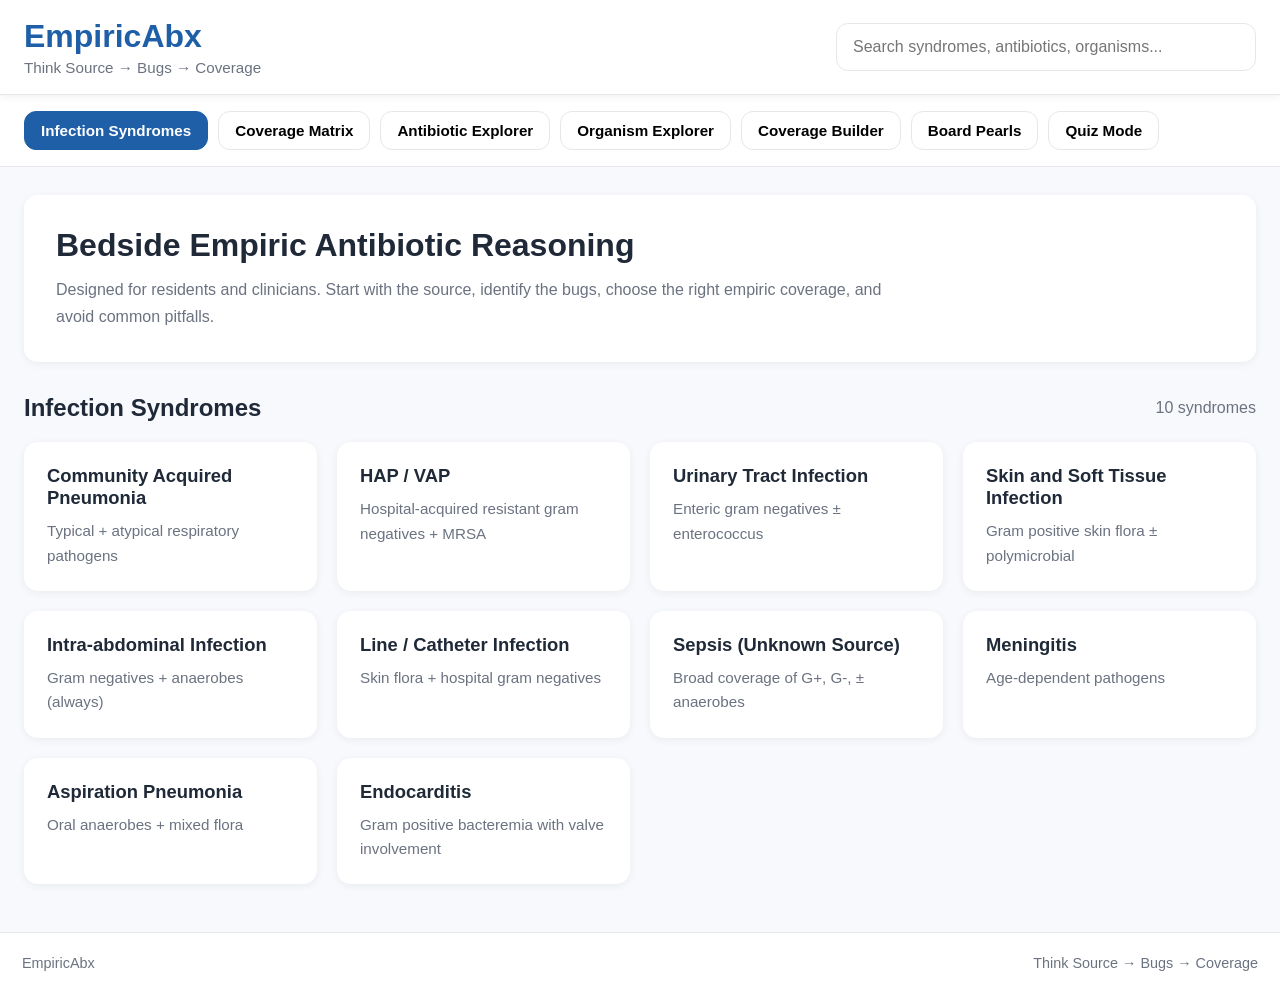
<file: index.html>
<!DOCTYPE html>
<html lang="en">
<head>
    <meta charset="UTF-8">
    <meta name="viewport" content="width=device-width, initial-scale=1.0">
    <title>EmpiricAbx | Bedside Empiric Antibiotic Reasoning</title>

    <meta name="description"
          content="EmpiricAbx - Think Source → Bugs → Coverage. A bedside empiric antibiotic reasoning tool for residents and clinicians.">

    <link rel="stylesheet" href="css/styles.css">
</head>

<body>

<header class="topbar">
    <div class="logo-section">
        <h1>EmpiricAbx</h1>
        <p>Think Source → Bugs → Coverage</p>
    </div>

    <div class="search-wrapper">
        <input
            type="text"
            id="globalSearch"
            placeholder="Search syndromes, antibiotics, organisms..."
            autocomplete="off">

        <div id="searchResults" class="search-results hidden"></div>
    </div>
</header>

<nav class="main-nav">
    <button class="nav-btn active" data-view="home">
        Infection Syndromes
    </button>

    <button class="nav-btn" data-view="coverage">
        Coverage Matrix
    </button>

    <button class="nav-btn" data-view="antibiotics">
        Antibiotic Explorer
    </button>

    <button class="nav-btn" data-view="organisms">
        Organism Explorer
    </button>

    <button class="nav-btn" data-view="builder">
        Coverage Builder
    </button>

    <button class="nav-btn" data-view="pearls">
        Board Pearls
    </button>

    <button class="nav-btn" data-view="quiz">
        Quiz Mode
    </button>
</nav>

<main>

    <!-- HOME -->
    <section id="homeView" class="view active-view">

        <section class="hero">

            <h2>
                Bedside Empiric Antibiotic Reasoning
            </h2>

            <p>
                Designed for residents and clinicians.
                Start with the source, identify the bugs,
                choose the right empiric coverage,
                and avoid common pitfalls.
            </p>

        </section>

        <section>

            <div class="section-header">
                <h2>Infection Syndromes</h2>

                <span id="syndromeCount">
                    Loading...
                </span>
            </div>

            <div id="syndromeGrid" class="card-grid">

                <!-- JS inserts cards -->

            </div>

        </section>

    </section>


    <!-- COVERAGE MATRIX -->
    <section id="coverageView" class="view">

        <div class="placeholder">

            <h2>Coverage Matrix</h2>

            <p>
                Compare antibiotics against MRSA,
                Pseudomonas, anaerobes,
                Enterococcus, atypicals,
                and more.
            </p>

        </div>

    </section>


    <!-- ANTIBIOTICS -->
    <section id="antibioticsView" class="view">

        <div class="placeholder">

            <h2>Antibiotic Explorer</h2>

            <p>
                Browse antibiotic profiles,
                coverage, pitfalls,
                and clinical pearls.
            </p>

            <div id="antibioticContainer"></div>

        </div>

    </section>


    <!-- ORGANISMS -->
    <section id="organismsView" class="view">

        <div class="placeholder">

            <h2>Organism Explorer</h2>

            <p>
                Learn where organisms appear,
                what covers them,
                and important board pearls.
            </p>

            <div id="organismContainer"></div>

        </div>

    </section>


    <!-- BUILDER -->
    <section id="builderView" class="view">

        <div class="placeholder">

            <h2>Coverage Builder</h2>

            <p>
                Build empiric regimens
                using infection source
                and resistance risk factors.
            </p>

        </div>

    </section>


    <!-- PEARLS -->
    <section id="pearlsView" class="view">

        <div class="placeholder">

            <h2>Board Pearls</h2>

            <p>
                High-yield infectious disease
                recall points and pitfalls.
            </p>

        </div>

    </section>


    <!-- QUIZ -->
    <section id="quizView" class="view">

        <div class="placeholder">

            <h2>Quiz Mode</h2>

            <p>
                Test yourself with
                board-style scenarios.
            </p>

        </div>

    </section>

</main>


<!-- MODAL -->
<div id="modalOverlay" class="modal-overlay hidden">

    <div class="modal">

        <button
            id="closeModal"
            class="modal-close"
            aria-label="Close">

            ×

        </button>

        <div id="modalContent">

            <!-- Syndrome details inserted here -->

        </div>

    </div>

</div>


<footer>

    <div>

        EmpiricAbx

    </div>

    <div>

        Think Source → Bugs → Coverage

    </div>

</footer>


<script src="js/app.js" defer></script>

</body>
</html>
</file>
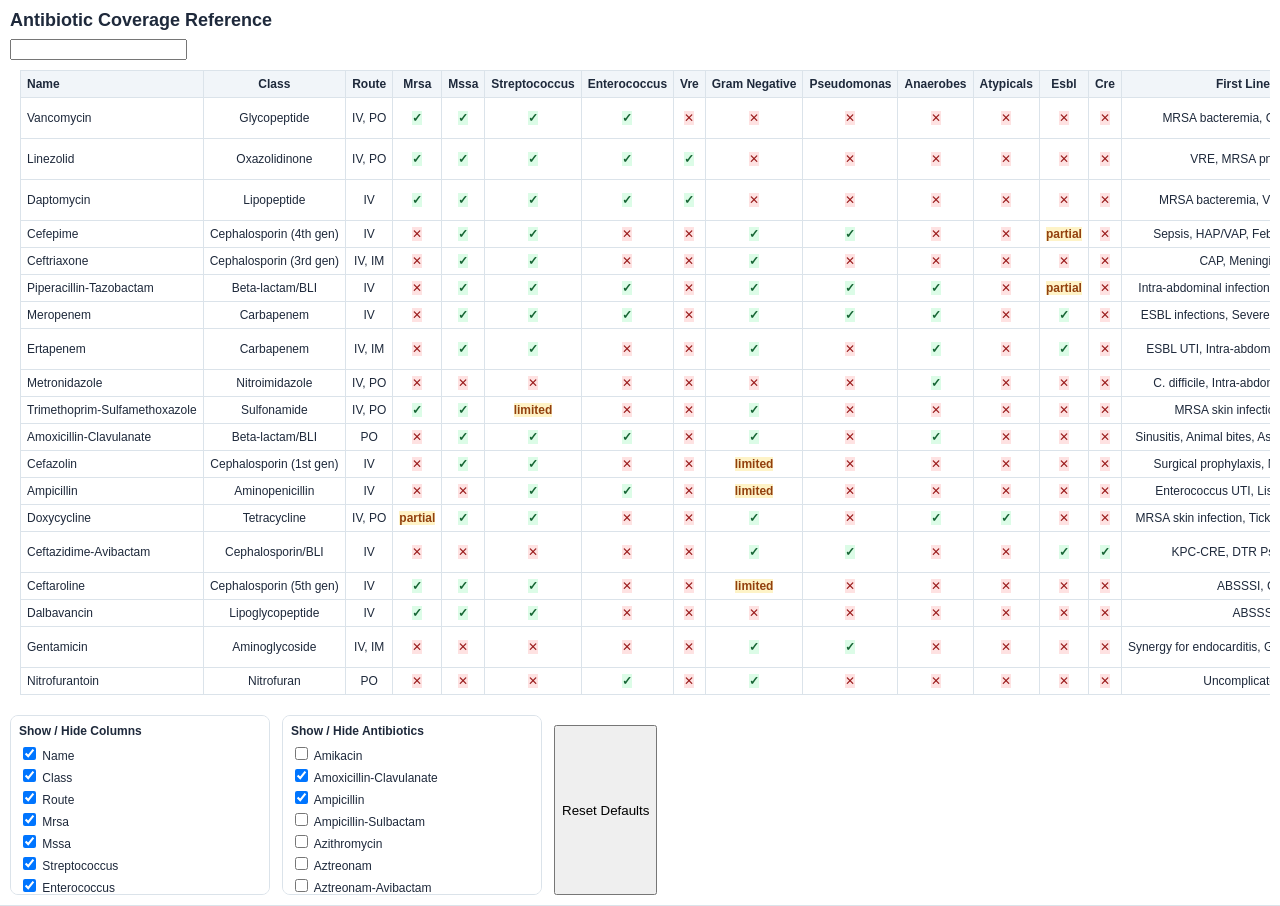
<file: coverage/index.html>
<!DOCTYPE html>
<html lang="en">
<head>
<meta charset="UTF-8">
<meta name="viewport" content="width=device-width, initial-scale=1.0">

<title>Antibiotic Coverage Reference</title>

<style>
:root{
    --bg:#f8fafc;
    --card:#ffffff;
    --border:#dbe3ea;
    --text:#1e293b;
    --muted:#64748b;

    --yes:#dcfce7;
    --yes-text:#166534;

    --partial:#fef3c7;
    --partial-text:#92400e;

    --no:#fee2e2;
    --no-text:#991b1b;
}

*{
    box-sizing:border-box;
}

body{
    margin:0;
    font-family:Arial, Helvetica, sans-serif;
    background:var(--bg);
    color:var(--text);
    font-size:12px;
}

.header{
    position:sticky;
    top:0;
    z-index:100;
    background:white;
    border-bottom:1px solid var(--border);
    padding:10px;
}

.title{
    font-size:18px;
    font-weight:600;
    margin-bottom:8px;
}

.search{
    width:100%;
    padding:8px;
    border:1px solid var(--border);
    border-radius:6px;
}

.controls{
    display:flex;
    gap:12px;
    flex-wrap:wrap;
    margin-top:10px;
}

.control-box{
    background:var(--card);
    border:1px solid var(--border);
    border-radius:8px;
    padding:8px;
    max-height:180px;
    overflow:auto;
    min-width:260px;
}

.control-box h4{
    margin:0 0 6px;
    font-size:12px;
}

.control-box label{
    display:block;
    margin-bottom:3px;
    cursor:pointer;
}

.table-wrapper{
    overflow:auto;
    padding:10px;
}

table{
    border-collapse:collapse;
    background:white;
    width:max-content;
    min-width:100%;
}

th{
    position:sticky;
    top:0;
    background:#f1f5f9;
    z-index:10;
}

th,td{
    border:1px solid var(--border);
    padding:6px;
    white-space:nowrap;
    text-align:center;
}

td:first-child,
th:first-child{
    text-align:left;
    position:sticky;
    left:0;
    background:white;
    z-index:5;
}

th:first-child{
    background:#f1f5f9;
}

.yes{
    background:var(--yes);
    color:var(--yes-text);
    font-weight:bold;
}

.partial{
    background:var(--partial);
    color:var(--partial-text);
    font-weight:bold;
}

.no{
    background:var(--no);
    color:var(--no-text);
}

.notes{
    max-width:300px;
    white-space:normal;
    text-align:left;
}

.hidden{
    display:none;
}
</style>
</head>

<body>

<div class="header">

    <div class="title">
        Antibiotic Coverage Reference
    </div>

<input id="search">

<div class="table-wrapper">
    <table id="coverageTable">
        <thead></thead>
        <tbody></tbody>
    </table>
</div>


<div class="controls">

    <div class="control-box">
        <h4>Show / Hide Columns</h4>
        <div id="columnControls"></div>
    </div>

    <div class="control-box">
        <h4>Show / Hide Antibiotics</h4>
        <div id="drugControls"></div>
    </div>

</div>

    
<script src="app.js"></script>
</body>
</html>
</file>
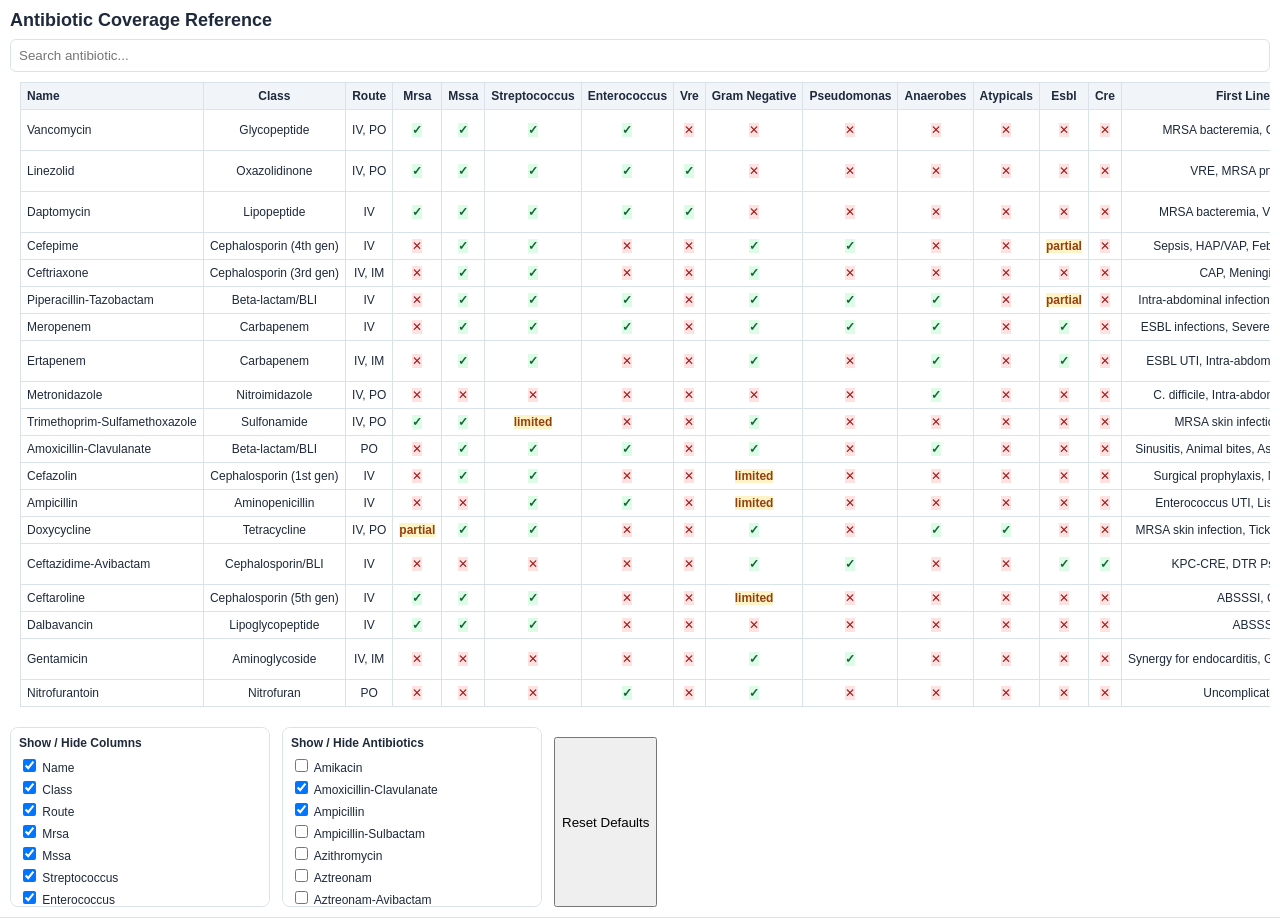
<file: coverage/index2.html>
<!DOCTYPE html>
<html lang="en">
<head>
<meta charset="UTF-8">
<meta name="viewport" content="width=device-width, initial-scale=1.0">

<title>Antibiotic Coverage Reference</title>

<style>
:root{
    --bg:#f8fafc;
    --card:#ffffff;
    --border:#dbe3ea;
    --text:#1e293b;
    --muted:#64748b;

    --yes:#dcfce7;
    --yes-text:#166534;

    --partial:#fef3c7;
    --partial-text:#92400e;

    --no:#fee2e2;
    --no-text:#991b1b;
}

*{
    box-sizing:border-box;
}

body{
    margin:0;
    font-family:Arial, Helvetica, sans-serif;
    background:var(--bg);
    color:var(--text);
    font-size:12px;
}

.header{
    position:sticky;
    top:0;
    z-index:100;
    background:white;
    border-bottom:1px solid var(--border);
    padding:10px;
}

.title{
    font-size:18px;
    font-weight:600;
    margin-bottom:8px;
}

.search{
    width:100%;
    padding:8px;
    border:1px solid var(--border);
    border-radius:6px;
}

.controls{
    display:flex;
    gap:12px;
    flex-wrap:wrap;
    margin-top:10px;
}

.control-box{
    background:var(--card);
    border:1px solid var(--border);
    border-radius:8px;
    padding:8px;
    max-height:180px;
    overflow:auto;
    min-width:260px;
}

.control-box h4{
    margin:0 0 6px;
    font-size:12px;
}

.control-box label{
    display:block;
    margin-bottom:3px;
    cursor:pointer;
}

.table-wrapper{
    overflow:auto;
    padding:10px;
}

table{
    border-collapse:collapse;
    background:white;
    width:max-content;
    min-width:100%;
}

th{
    position:sticky;
    top:0;
    background:#f1f5f9;
    z-index:10;
}

th,td{
    border:1px solid var(--border);
    padding:6px;
    white-space:nowrap;
    text-align:center;
}

td:first-child,
th:first-child{
    text-align:left;
    position:sticky;
    left:0;
    background:white;
    z-index:5;
}

th:first-child{
    background:#f1f5f9;
}

.yes{
    background:var(--yes);
    color:var(--yes-text);
    font-weight:bold;
}

.partial{
    background:var(--partial);
    color:var(--partial-text);
    font-weight:bold;
}

.no{
    background:var(--no);
    color:var(--no-text);
}

.notes{
    max-width:300px;
    white-space:normal;
    text-align:left;
}

.hidden{
    display:none;
}
</style>
</head>

<body>

<div class="header">

    <div class="title">
        Antibiotic Coverage Reference
    </div>

    <input
        id="search"
        class="search"
        placeholder="Search antibiotic..."
    >

<div class="table-wrapper">
    <table id="coverageTable">
        <thead></thead>
        <tbody></tbody>
    </table>
</div>

<div class="controls">

    <div class="control-box">
        <h4>Show / Hide Columns</h4>
        <div id="columnControls"></div>
    </div>

    <div class="control-box">
        <h4>Show / Hide Antibiotics</h4>
        <div id="drugControls"></div>
    </div>

</div>

    
<script src="app.js"></script>
</body>
</html>
</file>
<file: css/styles.css>
/* ===================================================
   EmpiricAbx
   styles.css
   Modern Medical Dashboard Theme
=================================================== */

:root {
    --primary: #1e5fa8;
    --primary-dark: #164d89;
    --primary-light: #eaf3fc;

    --success: #2f855a;
    --warning: #c05621;
    --danger: #c53030;

    --text: #1f2937;
    --text-light: #6b7280;

    --background: #f7f9fc;
    --surface: #ffffff;
    --border: #e5e7eb;

    --shadow-sm: 0 2px 8px rgba(0,0,0,0.06);
    --shadow-md: 0 6px 18px rgba(0,0,0,0.08);

    --radius: 14px;

    --transition: 0.2s ease;
}

/* ========================
   Base
======================== */

* {
    box-sizing: border-box;
    margin: 0;
    padding: 0;
}

html {
    scroll-behavior: smooth;
}

body {
    font-family:
        -apple-system,
        BlinkMacSystemFont,
        "Segoe UI",
        Roboto,
        Helvetica,
        Arial,
        sans-serif;

    background: var(--background);
    color: var(--text);

    min-height: 100vh;

    display: flex;
    flex-direction: column;
}

/* ========================
   Header
======================== */

.topbar {
    position: sticky;
    top: 0;

    z-index: 100;

    background: var(--surface);

    border-bottom: 1px solid var(--border);

    padding: 18px 24px;

    display: flex;
    flex-wrap: wrap;
    gap: 18px;

    justify-content: space-between;
    align-items: center;

    box-shadow: var(--shadow-sm);
}

.logo-section h1 {
    color: var(--primary);

    font-size: 2rem;
    font-weight: 700;
}

.logo-section p {
    color: var(--text-light);

    margin-top: 4px;

    font-size: 0.95rem;
}

/* ========================
   Search
======================== */

.search-wrapper {
    position: relative;

    width: 420px;
    max-width: 100%;
}

#globalSearch {
    width: 100%;

    padding: 14px 16px;

    border-radius: 12px;

    border: 1px solid var(--border);

    background: white;

    font-size: 1rem;

    outline: none;

    transition: var(--transition);
}

#globalSearch:focus {
    border-color: var(--primary);

    box-shadow: 0 0 0 4px rgba(30,95,168,0.12);
}

.search-results {
    position: absolute;

    top: calc(100% + 8px);

    width: 100%;

    background: white;

    border-radius: var(--radius);

    border: 1px solid var(--border);

    box-shadow: var(--shadow-md);

    overflow: hidden;

    max-height: 320px;

    overflow-y: auto;
}

.search-item {
    padding: 14px 16px;

    cursor: pointer;

    transition: var(--transition);

    border-bottom: 1px solid var(--border);
}

.search-item:hover {
    background: var(--primary-light);
}

.hidden {
    display: none !important;
}

/* ========================
   Navigation
======================== */

.main-nav {
    background: white;

    display: flex;
    flex-wrap: wrap;
    gap: 10px;

    padding: 16px 24px;

    border-bottom: 1px solid var(--border);
}

.nav-btn {
    background: white;

    border: 1px solid var(--border);

    border-radius: 12px;

    padding: 10px 16px;

    cursor: pointer;

    font-size: 0.95rem;
    font-weight: 600;

    transition: var(--transition);
}

.nav-btn:hover {
    background: var(--primary-light);
}

.nav-btn.active {
    background: var(--primary);

    color: white;

    border-color: var(--primary);
}

/* ========================
   Main
======================== */

main {
    flex: 1;

    width: 100%;
    max-width: 1400px;

    margin: auto;

    padding: 28px 24px 48px;
}

/* ========================
   Views
======================== */

.view {
    display: none;
}

.active-view {
    display: block;
}

/* ========================
   Hero
======================== */

.hero {
    background: white;

    padding: 32px;

    border-radius: var(--radius);

    box-shadow: var(--shadow-sm);

    margin-bottom: 32px;
}

.hero h2 {
    font-size: 2rem;

    margin-bottom: 12px;
}

.hero p {
    color: var(--text-light);

    line-height: 1.7;

    max-width: 850px;
}

/* ========================
   Section Header
======================== */

.section-header {
    display: flex;

    justify-content: space-between;
    align-items: center;

    margin-bottom: 20px;
}

.section-header h2 {
    font-size: 1.5rem;
}

#syndromeCount {
    color: var(--text-light);
}

/* ========================
   Cards
======================== */

.card-grid {
    display: grid;

    grid-template-columns:
        repeat(auto-fill, minmax(240px, 1fr));

    gap: 20px;
}

.card {
    background: white;

    border-radius: var(--radius);

    padding: 22px;

    box-shadow: var(--shadow-sm);

    cursor: pointer;

    transition: var(--transition);

    border: 1px solid transparent;
}

.card:hover {
    transform: translateY(-4px);

    box-shadow: var(--shadow-md);

    border-color: var(--primary-light);
}

.card-title {
    font-size: 1.15rem;
    font-weight: 700;

    margin-bottom: 10px;
}

.card-description {
    color: var(--text-light);

    line-height: 1.6;

    font-size: 0.95rem;
}

/* ========================
   Placeholder Sections
======================== */

.placeholder {
    background: white;

    padding: 32px;

    border-radius: var(--radius);

    box-shadow: var(--shadow-sm);
}

.placeholder h2 {
    margin-bottom: 14px;
}

.placeholder p {
    color: var(--text-light);

    line-height: 1.7;
}

/* ========================
   Modal
======================== */

.modal-overlay {
    position: fixed;

    inset: 0;

    background: rgba(0,0,0,0.5);

    display: flex;

    justify-content: center;
    align-items: center;

    padding: 20px;

    z-index: 500;
}

.modal {
    background: white;

    width: 100%;
    max-width: 900px;

    max-height: 90vh;

    overflow-y: auto;

    border-radius: 18px;

    box-shadow: var(--shadow-md);

    padding: 28px;

    position: relative;
}

.modal-close {
    position: absolute;

    top: 16px;
    right: 16px;

    border: none;

    background: transparent;

    font-size: 2rem;

    cursor: pointer;

    color: var(--text-light);
}

.modal-close:hover {
    color: var(--danger);
}

/* ========================
   Accordion
======================== */

.accordion {
    border: 1px solid var(--border);

    border-radius: 12px;

    overflow: hidden;

    margin-bottom: 14px;
}

.accordion-header {
    background: #fafafa;

    padding: 16px 18px;

    cursor: pointer;

    font-weight: 600;

    display: flex;

    justify-content: space-between;
    align-items: center;
}

.accordion-content {
    display: none;

    padding: 18px;

    line-height: 1.7;
}

.accordion.open .accordion-content {
    display: block;
}

/* ========================
   Badges
======================== */

.badge {
    display: inline-block;

    padding: 4px 10px;

    border-radius: 999px;

    font-size: 0.8rem;

    font-weight: 600;

    margin-right: 6px;
    margin-bottom: 6px;
}

.badge-gp {
    background: #e8f2ff;
    color: #1e5fa8;
}

.badge-gn {
    background: #edfdf4;
    color: #2f855a;
}

.badge-anaerobe {
    background: #fff4e5;
    color: #c05621;
}

.badge-warning {
    background: #ffe5e5;
    color: #c53030;
}

/* ========================
   Alerts / Pearls
======================== */

.alert {
    padding: 16px;

    border-radius: 12px;

    margin-top: 12px;
}

.alert-warning {
    background: #fff7e6;

    border-left: 4px solid var(--warning);
}

.alert-danger {
    background: #fff0f0;

    border-left: 4px solid var(--danger);
}

.alert-info {
    background: var(--primary-light);

    border-left: 4px solid var(--primary);
}

/* ========================
   Footer
======================== */

footer {
    margin-top: auto;

    padding: 22px;

    background: white;

    border-top: 1px solid var(--border);

    display: flex;

    justify-content: space-between;
    flex-wrap: wrap;

    gap: 10px;

    color: var(--text-light);

    font-size: 0.9rem;
}

/* ========================
   Responsive
======================== */

@media (max-width: 768px) {

    .topbar {
        flex-direction: column;
        align-items: stretch;
    }

    .main-nav {
        overflow-x: auto;

        flex-wrap: nowrap;
    }

    .nav-btn {
        white-space: nowrap;
    }

    .hero {
        padding: 24px;
    }

    .hero h2 {
        font-size: 1.6rem;
    }

    .modal {
        padding: 22px;
    }

    footer {
        flex-direction: column;
        text-align: center;
    }
}

/* ===================================================
   EmpiricAbx Extended Components
   Add BELOW existing CSS
=================================================== */

/* ========================
   Modal Content
======================== */

#modalContent h2 {
    margin-bottom: 24px;
    color: var(--primary);
}

.modal-section {
    margin-bottom: 28px;
}

.modal-section h3 {
    margin-bottom: 12px;
    color: var(--primary);
    font-size: 1.1rem;
}

.modal-list {
    padding-left: 20px;
}

.modal-list li {
    margin-bottom: 8px;
    line-height: 1.6;
}

/* ========================
   Pills / Tags
======================== */

.pill {
    display: inline-flex;
    align-items: center;

    padding: 6px 12px;

    border-radius: 999px;

    font-size: 0.85rem;
    font-weight: 600;

    margin-right: 8px;
    margin-bottom: 8px;
}

.pill-mrsa {
    background: #ffe5e5;
    color: #c53030;
}

.pill-pseudomonas {
    background: #edfdf4;
    color: #2f855a;
}

.pill-anaerobe {
    background: #fff4e5;
    color: #c05621;
}

.pill-atypical {
    background: #f3e8ff;
    color: #7c3aed;
}

.pill-enterococcus {
    background: #e0f2fe;
    color: #0369a1;
}

.pill-esbl {
    background: #fff7ed;
    color: #c2410c;
}

.pill-icu {
    background: #fef2f2;
    color: #991b1b;
}

/* ========================
   Syndrome Quick Summary
======================== */

.rapid-recall {
    background: var(--primary-light);

    border-left: 4px solid var(--primary);

    padding: 16px;

    border-radius: 12px;

    margin-top: 12px;

    line-height: 1.7;
}

/* ========================
   Antibiotic Explorer
======================== */

.antibiotic-grid {
    display: grid;

    grid-template-columns:
        repeat(auto-fill, minmax(280px, 1fr));

    gap: 20px;

    margin-top: 20px;
}

.antibiotic-card {
    background: white;

    border-radius: var(--radius);

    padding: 20px;

    box-shadow: var(--shadow-sm);

    transition: var(--transition);

    border: 1px solid var(--border);
}

.antibiotic-card:hover {
    transform: translateY(-3px);

    box-shadow: var(--shadow-md);
}

.antibiotic-card h3 {
    margin-bottom: 12px;

    color: var(--primary);
}

.coverage-row {
    margin-bottom: 8px;
}

.coverage-yes {
    color: var(--success);
    font-weight: 700;
}

.coverage-no {
    color: var(--danger);
    font-weight: 700;
}

/* ========================
   Organism Explorer
======================== */

.organism-grid {
    display: grid;

    grid-template-columns:
        repeat(auto-fill, minmax(280px, 1fr));

    gap: 20px;

    margin-top: 20px;
}

.organism-card {
    background: white;

    border-radius: var(--radius);

    padding: 20px;

    box-shadow: var(--shadow-sm);

    border: 1px solid var(--border);

    transition: var(--transition);
}

.organism-card:hover {
    transform: translateY(-3px);

    box-shadow: var(--shadow-md);
}

.organism-card h3 {
    color: var(--primary);

    margin-bottom: 12px;
}

.organism-section {
    margin-top: 14px;
}

.organism-section strong {
    display: block;

    margin-bottom: 6px;
}

/* ========================
   Coverage Matrix
======================== */

.coverage-table-wrapper {
    overflow-x: auto;

    margin-top: 20px;
}

.coverage-table {
    width: 100%;

    border-collapse: collapse;

    background: white;

    border-radius: var(--radius);

    overflow: hidden;

    box-shadow: var(--shadow-sm);
}

.coverage-table th {
    background: var(--primary);

    color: white;

    padding: 14px;

    text-align: center;
}

.coverage-table td {
    padding: 14px;

    text-align: center;

    border-top: 1px solid var(--border);

    cursor: pointer;

    transition: var(--transition);
}

.coverage-table td:hover {
    background: #f8fafc;
}

.matrix-yes {
    color: var(--success);

    font-weight: 700;
}

.matrix-no {
    color: var(--danger);

    font-weight: 700;
}

/* ========================
   Coverage Builder
======================== */

.builder-container {
    background: white;

    border-radius: var(--radius);

    padding: 28px;

    box-shadow: var(--shadow-sm);

    margin-top: 20px;
}

.builder-section {
    margin-bottom: 24px;
}

.builder-section h3 {
    margin-bottom: 12px;
}

.checkbox-grid {
    display: grid;

    grid-template-columns:
        repeat(auto-fill, minmax(180px, 1fr));

    gap: 12px;
}

.checkbox-card {
    border: 1px solid var(--border);

    border-radius: 12px;

    padding: 12px;

    cursor: pointer;

    transition: var(--transition);

    background: white;
}

.checkbox-card:hover {
    background: var(--primary-light);
}

.checkbox-card input {
    margin-right: 8px;
}

.builder-result {
    margin-top: 24px;

    padding: 20px;

    border-radius: 12px;

    background: #f8fafc;

    border: 1px solid var(--border);
}

.regimen {
    font-size: 1.2rem;
    font-weight: 700;

    margin-bottom: 12px;
}

.reasoning-list {
    padding-left: 18px;
}

.reasoning-list li {
    margin-bottom: 8px;
}

/* ========================
   Board Pearls
======================== */

.pearl-card {
    background: white;

    border-left: 4px solid var(--primary);

    border-radius: 12px;

    padding: 18px;

    margin-bottom: 16px;

    box-shadow: var(--shadow-sm);
}

.pearl-card:hover {
    box-shadow: var(--shadow-md);
}

/* ========================
   Quiz Mode
======================== */

.quiz-card {
    background: white;

    border-radius: var(--radius);

    padding: 28px;

    box-shadow: var(--shadow-sm);
}

.quiz-question {
    font-size: 1.15rem;

    font-weight: 600;

    margin-bottom: 18px;
}

.quiz-option {
    display: block;

    width: 100%;

    text-align: left;

    margin-bottom: 10px;

    padding: 14px;

    border-radius: 12px;

    border: 1px solid var(--border);

    background: white;

    cursor: pointer;

    transition: var(--transition);
}

.quiz-option:hover {
    background: var(--primary-light);
}

.quiz-correct {
    background: #ecfdf5;
    border-color: #22c55e;
}

.quiz-incorrect {
    background: #fef2f2;
    border-color: #ef4444;
}

/* ========================
   Buttons
======================== */

.btn-primary {
    background: var(--primary);

    color: white;

    border: none;

    border-radius: 12px;

    padding: 12px 18px;

    cursor: pointer;

    font-weight: 600;

    transition: var(--transition);
}

.btn-primary:hover {
    background: var(--primary-dark);
}

.btn-secondary {
    background: white;

    color: var(--text);

    border: 1px solid var(--border);

    border-radius: 12px;

    padding: 12px 18px;

    cursor: pointer;

    font-weight: 600;

    transition: var(--transition);
}

.btn-secondary:hover {
    background: #f8fafc;
}

/* ========================
   Loading State
======================== */

.loading {
    text-align: center;

    padding: 40px;

    color: var(--text-light);
}

/* ========================
   Empty State
======================== */

.empty-state {
    text-align: center;

    padding: 50px 20px;

    color: var(--text-light);
}

.empty-state h3 {
    margin-bottom: 10px;
}
</file>
